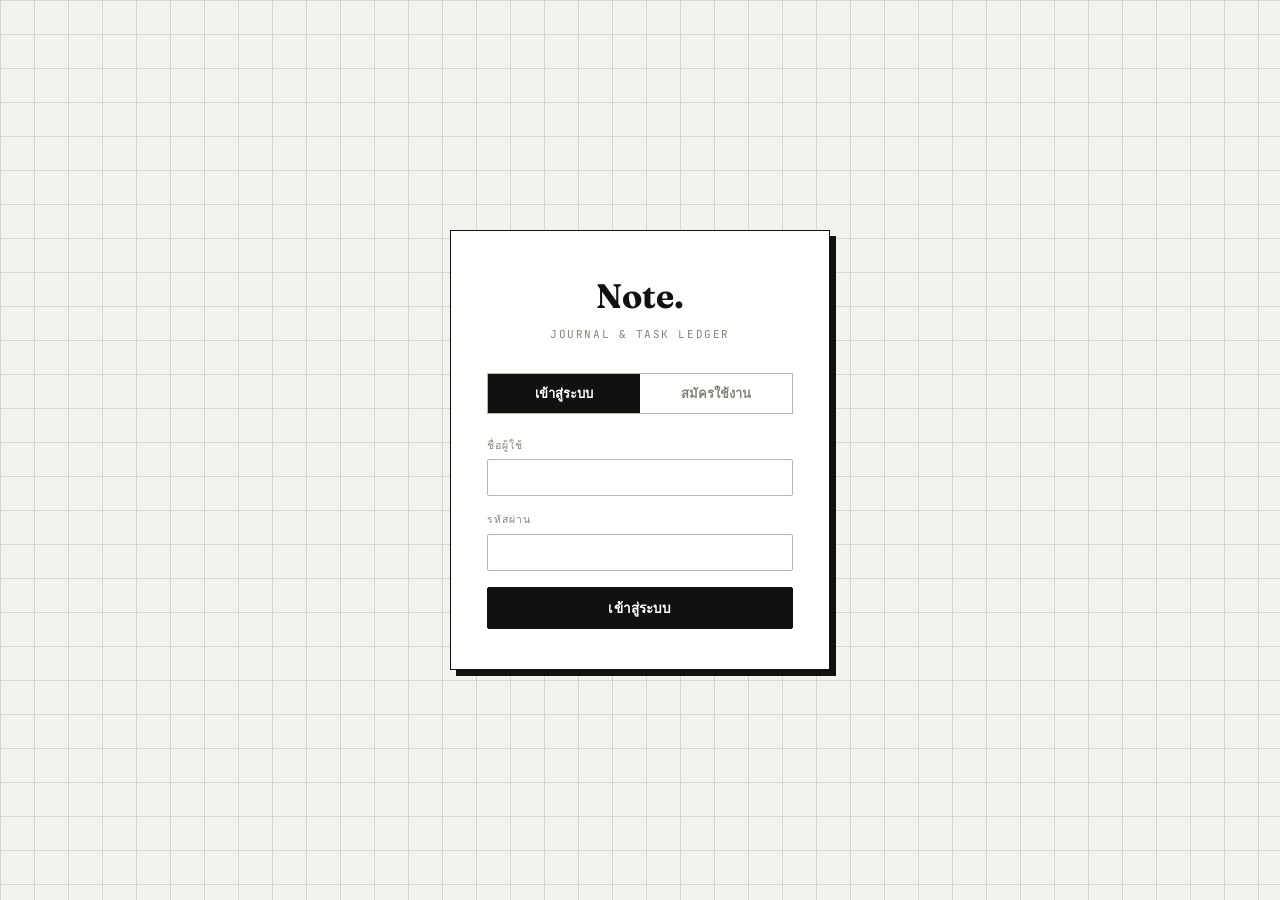
<file: index.html>
<!DOCTYPE html>
<html lang="th">
<head>
<meta charset="UTF-8">
<meta name="viewport" content="width=device-width, initial-scale=1.0">
<title>Note — เข้าสู่ระบบ</title>
<link rel="manifest" href="manifest.json">
<meta name="theme-color" content="#111110">
<link rel="icon" href="icons/favicon-32.png" sizes="32x32">
<link rel="icon" href="icons/favicon-16.png" sizes="16x16">
<link rel="apple-touch-icon" href="icons/apple-touch-icon.png">
<link rel="preconnect" href="https://fonts.googleapis.com">
<link rel="preconnect" href="https://fonts.gstatic.com" crossorigin>
<link rel="stylesheet" href="https://fonts.googleapis.com/css2?family=Fraunces:opsz,wght@9..144,400;9..144,600;9..144,700&family=Inter:wght@400;500;600;700&family=JetBrains+Mono:wght@400;500;700&display=swap">
<link rel="stylesheet" href="css/style.css">
</head>
<body>

<div class="auth-shell">
  <div class="auth-card">
    <div class="auth-brand">Note.</div>
    <div class="auth-tag">Journal &amp; Task Ledger</div>

    <div class="auth-toggle">
      <button id="tabLogin" class="active">เข้าสู่ระบบ</button>
      <button id="tabRegister">สมัครใช้งาน</button>
    </div>

    <div class="auth-error" id="authError"></div>

    <form id="authForm">
      <div class="field">
        <label>ชื่อผู้ใช้</label>
        <input type="text" id="username" autocomplete="username" required>
      </div>
      <div class="field">
        <label>รหัสผ่าน</label>
        <input type="password" id="password" autocomplete="current-password" required>
      </div>
      <div class="field" id="emailField" style="display:none;">
        <label>อีเมล (ไม่บังคับ — ใช้ส่งสรุปงานประจำวัน)</label>
        <input type="email" id="email" autocomplete="email">
      </div>
      <button type="submit" class="btn btn-block" id="submitBtn">เข้าสู่ระบบ</button>
    </form>

    <div class="auth-hint" id="authHint">
      ผู้ที่สมัครใช้งานเป็นคนแรกของระบบจะได้สิทธิ์ผู้ดูแล (Admin) โดยอัตโนมัติ
    </div>
  </div>
</div>

<script src="js/config.js"></script>
<script src="js/api.js"></script>
<script src="js/auth.js"></script>
<script src="js/pwa.js"></script>
<script>
  // Already logged in? go straight to dashboard.
  if (Auth.getUser()) window.location.href = 'dashboard.html';

  let mode = 'login';
  const tabLogin = document.getElementById('tabLogin');
  const tabRegister = document.getElementById('tabRegister');
  const submitBtn = document.getElementById('submitBtn');
  const authError = document.getElementById('authError');
  const authHint = document.getElementById('authHint');
  const form = document.getElementById('authForm');

  function setMode(m) {
    mode = m;
    tabLogin.classList.toggle('active', m === 'login');
    tabRegister.classList.toggle('active', m === 'register');
    submitBtn.textContent = m === 'login' ? 'เข้าสู่ระบบ' : 'สร้างบัญชีใหม่';
    authError.classList.remove('show');
    authHint.style.display = m === 'register' ? 'block' : 'none';
    document.getElementById('emailField').style.display = m === 'register' ? 'block' : 'none';
  }
  tabLogin.addEventListener('click', () => setMode('login'));
  tabRegister.addEventListener('click', () => setMode('register'));
  setMode('login');

  form.addEventListener('submit', async (e) => {
    e.preventDefault();
    authError.classList.remove('show');
    const username = document.getElementById('username').value.trim();
    const password = document.getElementById('password').value;
    const email = mode === 'register' ? document.getElementById('email').value.trim() : undefined;

    setLoadingState(true);
    try {
      const action = mode === 'login' ? 'login' : 'register';
      const data = await Api.call(action, { username, password, email });
      Auth.setUser(data.user);
      window.location.href = 'dashboard.html';
    } catch (err) {
      authError.textContent = err.message;
      authError.classList.add('show');
    } finally {
      setLoadingState(false);
    }
  });

  function setLoadingState(loading) {
    submitBtn.disabled = loading;
    submitBtn.textContent = loading ? 'กำลังดำเนินการ...' : (mode === 'login' ? 'เข้าสู่ระบบ' : 'สร้างบัญชีใหม่');
  }
</script>
</body>
</html>
</file>
<file: css/style.css>
/* =========================================================
   NOTE — monochrome "ledger & ink" design system
   Display: Fraunces (serif, characterful, used for headings/stamps)
   Body:    Inter
   Utility: JetBrains Mono (dates, counters, ids)
   Palette: true black & white only — no color accents.
            Meaning is carried by weight, shape, rotation and rule-work,
            never by hue.
   ========================================================= */

/* Fonts are loaded via <link rel="preconnect"> + <link rel="stylesheet">
   in each page's <head> instead of @import — @import blocks CSS parsing
   until it resolves, which visibly delays first paint. See the head of
   any .html file for the actual font <link> tags. */

:root {
  --ink: #111110;
  --ink-mid: #48473f;
  --ink-soft: #86847a;
  --line: #d9d7cd;
  --line-strong: #b9b7ab;
  --paper: #ffffff;
  --paper-soft: #f3f2ec;
  --paper-stamp: #ececE4;
  --radius: 2px;
  --shadow: 0 1px 0 rgba(17,17,16,0.06);
  --font-display: 'Fraunces', serif;
  --font-body: 'Inter', -apple-system, BlinkMacSystemFont, sans-serif;
  --font-mono: 'JetBrains Mono', monospace;

  /* Accent colors reserved specifically for calendar entry types
     (task/note/holiday/reminder) — everything else in the app stays
     strictly monochrome; this is the one deliberate exception so the
     four kinds are easy to tell apart at a glance. */
  --c-task: #111110;
  --c-note: #2f5fd1;
  --c-holiday: #c0392b;
  --c-reminder: #b8860b;
}

* { box-sizing: border-box; }

html, body {
  margin: 0;
  padding: 0;
  background: var(--paper-soft);
  color: var(--ink);
  font-family: var(--font-body);
  font-size: 15px;
  line-height: 1.5;
  -webkit-font-smoothing: antialiased;
}

::selection { background: var(--ink); color: var(--paper); }

a { color: inherit; }

h1, h2, h3, h4 {
  font-family: var(--font-display);
  font-weight: 600;
  margin: 0;
  letter-spacing: -0.01em;
}

.mono { font-family: var(--font-mono); }

button, input, textarea, select {
  font-family: var(--font-body);
  font-size: 14px;
  color: var(--ink);
}

/* ---------- Layout shell ---------- */

.app-shell {
  display: grid;
  grid-template-columns: 232px 1fr;
  min-height: 100vh;
}

.sidebar {
  background: var(--ink);
  color: var(--paper);
  padding: 28px 20px;
  display: flex;
  flex-direction: column;
  position: sticky;
  top: 0;
  height: 100vh;
}

.brand {
  font-family: var(--font-display);
  font-size: 26px;
  font-weight: 700;
  letter-spacing: -0.02em;
  display: flex;
  align-items: baseline;
  gap: 6px;
  margin-bottom: 4px;
}

.brand .dot { color: var(--paper); font-family: var(--font-body); font-weight: 400; }

.brand-sub {
  font-family: var(--font-mono);
  font-size: 10.5px;
  letter-spacing: 0.14em;
  text-transform: uppercase;
  color: rgba(255,255,255,0.45);
  margin-bottom: 36px;
}

.nav-list { list-style: none; margin: 0; padding: 0; flex: 1; }

.nav-list a {
  display: flex;
  align-items: center;
  gap: 10px;
  text-decoration: none;
  color: rgba(255,255,255,0.62);
  font-size: 14px;
  font-weight: 500;
  padding: 10px 10px;
  border-radius: var(--radius);
  margin-bottom: 2px;
  border-left: 2px solid transparent;
  transition: color .15s ease, border-color .15s ease;
}

.nav-list a:hover { color: var(--paper); }

.nav-list a.active {
  color: var(--paper);
  border-left-color: var(--paper);
  background: rgba(255,255,255,0.06);
}

.nav-icon { width: 16px; text-align: center; font-family: var(--font-mono); font-size: 13px; }

.sidebar-foot {
  border-top: 1px solid rgba(255,255,255,0.14);
  padding-top: 16px;
  font-size: 13px;
}

.user-chip { display: flex; align-items: center; gap: 10px; margin-bottom: 12px; }

.user-avatar {
  width: 30px; height: 30px;
  border: 1px solid rgba(255,255,255,0.4);
  border-radius: 50%;
  display: flex; align-items: center; justify-content: center;
  font-family: var(--font-display);
  font-weight: 600;
  font-size: 13px;
}

.user-name { font-weight: 600; line-height: 1.2; }
.user-role {
  font-family: var(--font-mono);
  font-size: 10px;
  text-transform: uppercase;
  letter-spacing: 0.1em;
  color: rgba(255,255,255,0.45);
}

.logout-btn {
  width: 100%;
  background: transparent;
  border: 1px solid rgba(255,255,255,0.3);
  color: rgba(255,255,255,0.8);
  padding: 8px 10px;
  border-radius: var(--radius);
  cursor: pointer;
  font-size: 12.5px;
  letter-spacing: 0.03em;
}
.logout-btn:hover { background: rgba(255,255,255,0.08); color: var(--paper); }

.side-util-btn {
  width: 100%;
  background: transparent;
  border: 1px solid rgba(255,255,255,0.18);
  color: rgba(255,255,255,0.55);
  padding: 7px 10px;
  border-radius: var(--radius);
  cursor: pointer;
  font-size: 11.5px;
  letter-spacing: 0.02em;
  margin-bottom: 8px;
  text-align: left;
  display: none;
}
.side-util-btn:hover { color: var(--paper); border-color: rgba(255,255,255,0.4); }
.side-util-btn.is-on { color: var(--paper); border-color: rgba(255,255,255,0.5); }
#notifyToggleBtn { display: block; }
#installAppBtn.show { display: block; }

/* ---------- Mobile top bar + off-canvas drawer ---------- */

.mobile-topbar {
  display: none;
  position: sticky;
  top: 0;
  z-index: 40;
  align-items: center;
  gap: 12px;
  padding: 0 16px;
  height: 52px;
  background: var(--ink);
  color: var(--paper);
}
.mobile-brand { font-family: var(--font-display); font-weight: 700; font-size: 18px; }
.mobile-brand .dot { font-family: var(--font-body); }
.hamburger-btn {
  background: transparent; border: 1px solid rgba(255,255,255,0.3); color: var(--paper);
  width: 34px; height: 34px; border-radius: var(--radius); font-size: 16px; cursor: pointer;
}

.sidebar-backdrop {
  display: none;
  position: fixed; inset: 0; background: rgba(17,17,16,0.55); z-index: 45;
}
.sidebar-backdrop.show { display: block; }

.main {
  padding: 32px 40px 60px;
  max-width: 1180px;
}

.page-head {
  display: flex;
  align-items: flex-end;
  justify-content: space-between;
  margin-bottom: 28px;
  border-bottom: 1px solid var(--line-strong);
  padding-bottom: 18px;
}

.page-eyebrow {
  font-family: var(--font-mono);
  font-size: 11px;
  letter-spacing: 0.16em;
  text-transform: uppercase;
  color: var(--ink-soft);
  margin-bottom: 6px;
}

.page-head h1 { font-size: 30px; }

.page-date {
  font-family: var(--font-mono);
  font-size: 12.5px;
  color: var(--ink-soft);
  text-align: right;
}

.head-actions { display: flex; align-items: center; gap: 10px; flex-wrap: wrap; }

.refresh-btn {
  display: inline-flex; align-items: center; gap: 6px;
  background: transparent; border: 1px solid var(--line-strong); color: var(--ink);
  padding: 8px 13px; font-size: 13px; font-weight: 600; border-radius: var(--radius); cursor: pointer;
}
.refresh-btn:hover { border-color: var(--ink); }
.refresh-btn .glyph { display: inline-block; transition: transform .5s ease; }
.refresh-btn.spinning .glyph { transform: rotate(360deg); }

/* ---------- Buttons ---------- */

.btn {
  display: inline-flex;
  align-items: center;
  gap: 6px;
  border: 1px solid var(--ink);
  background: var(--ink);
  color: var(--paper);
  padding: 9px 16px;
  font-size: 13.5px;
  font-weight: 600;
  border-radius: var(--radius);
  cursor: pointer;
  letter-spacing: 0.01em;
}
.btn:hover { background: #2a2a26; }
.btn:active { transform: translateY(1px); }

.btn-ghost {
  background: transparent;
  color: var(--ink);
  border: 1px solid var(--line-strong);
}
.btn-ghost:hover { border-color: var(--ink); }

.btn-danger { border-color: var(--ink); background: var(--paper); color: var(--ink); }
.btn-danger:hover { background: var(--ink); color: var(--paper); }

.btn-sm { padding: 6px 11px; font-size: 12.5px; }
.btn-block { width: 100%; justify-content: center; }

/* ---------- Cards / stat blocks ---------- */

.stat-row {
  display: grid;
  grid-template-columns: repeat(4, 1fr);
  gap: 1px;
  background: var(--line-strong);
  border: 1px solid var(--line-strong);
  margin-bottom: 32px;
}

.stat-card {
  background: var(--paper);
  padding: 20px 20px;
}

.stat-label {
  font-family: var(--font-mono);
  font-size: 10.5px;
  text-transform: uppercase;
  letter-spacing: 0.12em;
  color: var(--ink-soft);
  margin-bottom: 10px;
}

.stat-value {
  font-family: var(--font-display);
  font-size: 34px;
  font-weight: 600;
  line-height: 1;
}

.stat-foot { font-size: 12px; color: var(--ink-soft); margin-top: 8px; }

/* ---------- Dashboard grid ---------- */

.dash-grid {
  display: grid;
  grid-template-columns: 1.5fr 1fr;
  gap: 24px;
  align-items: start;
}

.panel {
  background: var(--paper);
  border: 1px solid var(--line-strong);
}

.panel-head {
  display: flex;
  align-items: center;
  justify-content: space-between;
  padding: 16px 20px;
  border-bottom: 1px solid var(--line);
}

.panel-title {
  font-family: var(--font-display);
  font-size: 17px;
  font-weight: 600;
}

.panel-body { padding: 20px; }

/* ---------- Calendar ---------- */

.cal-nav { display: flex; align-items: center; gap: 12px; }
.cal-nav button {
  background: transparent; border: 1px solid var(--line-strong);
  width: 28px; height: 28px; border-radius: var(--radius); cursor: pointer;
  font-family: var(--font-mono); font-size: 13px;
}
.cal-nav button:hover { border-color: var(--ink); }
.cal-month-label { font-family: var(--font-mono); font-size: 13px; letter-spacing: .04em; min-width: 118px; text-align: center; }

.cal-grid {
  display: grid;
  grid-template-columns: repeat(7, 1fr);
  border-top: 1px solid var(--line);
  border-left: 1px solid var(--line);
}

.cal-dow {
  font-family: var(--font-mono);
  font-size: 10px;
  text-transform: uppercase;
  letter-spacing: 0.1em;
  color: var(--ink-soft);
  text-align: center;
  padding: 8px 0;
  border-right: 1px solid var(--line);
  border-bottom: 1px solid var(--line);
  background: var(--paper-soft);
}

.cal-cell {
  min-height: 84px;
  border-right: 1px solid var(--line);
  border-bottom: 1px solid var(--line);
  padding: 6px 6px;
  cursor: pointer;
  position: relative;
  transition: background .12s ease;
}
.cal-cell:hover { background: var(--paper-soft); }
.cal-cell.other-month { color: var(--ink-soft); background: repeating-linear-gradient(135deg, transparent, transparent 6px, var(--paper-soft) 6px, var(--paper-soft) 7px); }
.cal-cell.today { background: var(--paper-stamp); }
.cal-cell.today .cal-daynum { font-weight: 700; text-decoration: underline; text-underline-offset: 3px; }
.cal-cell.selected { outline: 2px solid var(--ink); outline-offset: -2px; }
.cal-cell.has-holiday { background: rgba(192,57,43,0.07); }
.cal-cell.has-holiday.today { background: rgba(192,57,43,0.14); }
.cal-cell.has-holiday .cal-daynum { color: var(--c-holiday); font-weight: 700; }

.cal-daynum {
  font-family: var(--font-mono);
  font-size: 12px;
  color: var(--ink-mid);
}

.cal-marks { display: flex; flex-wrap: wrap; gap: 4px; margin-top: 6px; }

.mark {
  width: 10px; height: 10px;
  border: 1.5px solid var(--ink);
  flex-shrink: 0;
}
.mark.task { background: var(--c-task); border-color: var(--c-task); }
.mark.note { border-radius: 50%; background: var(--c-note); border-color: var(--c-note); }
.mark.holiday { background: var(--c-holiday); border-color: var(--c-holiday); transform: rotate(45deg); }
.mark.reminder { background: transparent; border-color: var(--c-reminder); border-style: dashed; border-width: 2px; }

.cal-legend { display: flex; gap: 16px; margin-top: 14px; flex-wrap: wrap; }
.cal-legend-item { display: flex; align-items: center; gap: 6px; font-size: 12px; color: var(--ink-mid); }

/* ---------- Day detail / agenda list ---------- */

.agenda-empty {
  padding: 30px 10px;
  text-align: center;
  color: var(--ink-soft);
  font-size: 13px;
  border: 1px dashed var(--line-strong);
}

.agenda-item {
  display: flex;
  gap: 12px;
  padding: 12px 0;
  border-bottom: 1px solid var(--line);
}
.agenda-item:last-child { border-bottom: none; }

.agenda-kind {
  font-family: var(--font-mono);
  font-size: 9.5px;
  text-transform: uppercase;
  letter-spacing: 0.08em;
  border: 1.5px solid var(--ink);
  padding: 2px 6px;
  height: fit-content;
  white-space: nowrap;
  font-weight: 600;
}
.agenda-kind.kind-task { border-color: var(--c-task); color: var(--c-task); }
.agenda-kind.kind-note { border-color: var(--c-note); color: var(--c-note); background: rgba(47,95,209,0.08); }
.agenda-kind.kind-holiday { border-color: var(--c-holiday); color: var(--c-holiday); background: rgba(192,57,43,0.08); }
.agenda-kind.kind-reminder { border-color: var(--c-reminder); color: var(--c-reminder); background: rgba(184,134,11,0.08); }
.agenda-kind.kind-personal { border-color: var(--ink-mid); color: var(--ink-mid); }

.agenda-title { font-weight: 600; font-size: 13.5px; }
.agenda-sub { font-size: 12px; color: var(--ink-soft); margin-top: 2px; }

/* ---------- Table (monthly ledger) ---------- */

table.ledger {
  width: 100%;
  border-collapse: collapse;
  font-size: 13.5px;
}
table.ledger th {
  text-align: left;
  font-family: var(--font-mono);
  font-size: 10.5px;
  text-transform: uppercase;
  letter-spacing: 0.1em;
  color: var(--ink-soft);
  border-bottom: 1px solid var(--line-strong);
  padding: 10px 10px;
}
table.ledger td {
  padding: 11px 10px;
  border-bottom: 1px solid var(--line);
  vertical-align: top;
}
table.ledger tr:hover td { background: var(--paper-soft); }
.ledger-date { font-family: var(--font-mono); font-size: 12px; white-space: nowrap; color: var(--ink-mid); }

.tag {
  display: inline-block;
  font-family: var(--font-mono);
  font-size: 10px;
  text-transform: uppercase;
  letter-spacing: 0.06em;
  border: 1px solid var(--ink);
  padding: 2px 7px;
}
.tag.outline { border-color: var(--line-strong); color: var(--ink-mid); }
.tag.kind-task { border-color: var(--c-task); color: var(--c-task); }
.tag.kind-note { border-color: var(--c-note); color: var(--c-note); background: rgba(47,95,209,0.08); }
.tag.kind-holiday { border-color: var(--c-holiday); color: var(--c-holiday); background: rgba(192,57,43,0.08); }
.tag.kind-reminder { border-color: var(--c-reminder); color: var(--c-reminder); background: rgba(184,134,11,0.08); }
.tag.kind-personal { border-color: var(--ink-mid); color: var(--ink-mid); }

/* ---------- Stamp (done marker) ---------- */

.stamp-done {
  display: inline-block;
  border: 2px solid var(--ink);
  color: var(--ink);
  font-family: var(--font-display);
  font-weight: 700;
  font-size: 11px;
  letter-spacing: 0.08em;
  text-transform: uppercase;
  padding: 2px 8px;
  transform: rotate(-6deg);
}

/* ---------- Notes ---------- */

.notes-layout { display: grid; grid-template-columns: 300px 1fr; gap: 24px; }
.notes-list { display: flex; flex-direction: column; gap: 1px; background: var(--line-strong); border: 1px solid var(--line-strong); max-height: 74vh; overflow-y: auto; }
.note-item { background: var(--paper); padding: 14px 16px; cursor: pointer; }
.note-item:hover { background: var(--paper-soft); }
.note-item.active { background: var(--ink); color: var(--paper); }
.note-item.active .note-item-sub { color: rgba(255,255,255,0.55); }
.note-item-title { font-weight: 600; font-size: 13.5px; margin-bottom: 3px; }
.note-item-sub { font-size: 11.5px; color: var(--ink-soft); font-family: var(--font-mono); }

.note-editor { background: var(--paper); border: 1px solid var(--line-strong); padding: 24px; min-height: 74vh; display: flex; flex-direction: column; }
.note-editor input[type=text] { border: none; border-bottom: 1px solid var(--line-strong); font-family: var(--font-display); font-size: 24px; font-weight: 600; padding: 4px 0 12px; margin-bottom: 16px; background: transparent; }
.note-editor input[type=text]:focus { outline: none; border-color: var(--ink); }
.note-editor textarea { flex: 1; border: none; resize: none; font-size: 14.5px; line-height: 1.7; background: transparent; min-height: 400px; }
.note-editor textarea:focus { outline: none; }

/* ---------- Kanban (tasks) ---------- */

.kanban { display: grid; grid-template-columns: repeat(3, 1fr); gap: 20px; }
.kanban-col { background: var(--paper); border: 1px solid var(--line-strong); }
.kanban-head {
  padding: 14px 16px;
  border-bottom: 1px solid var(--line-strong);
  display: flex; justify-content: space-between; align-items: center;
  font-family: var(--font-mono);
  font-size: 11px; text-transform: uppercase; letter-spacing: 0.1em; color: var(--ink-mid);
}
.kanban-count { border: 1px solid var(--ink); padding: 1px 7px; font-size: 10.5px; }
.kanban-body { padding: 12px; display: flex; flex-direction: column; gap: 10px; min-height: 300px; }

.task-card {
  border: 1px solid var(--line-strong);
  background: var(--paper);
  padding: 12px 13px;
  cursor: grab;
  position: relative;
}
.task-card:hover { border-color: var(--ink); }
.task-card.done { opacity: 0.55; }
.task-title { font-weight: 600; font-size: 13.5px; margin-bottom: 6px; }
.task-meta { display: flex; align-items: center; justify-content: space-between; margin-top: 8px; }
.task-due { font-family: var(--font-mono); font-size: 11px; color: var(--ink-soft); }
.task-due.overdue { color: var(--ink); font-weight: 700; text-decoration: underline wavy; }
.priority-dot { width: 7px; height: 7px; border: 1px solid var(--ink); display: inline-block; }
.priority-dot.high { background: var(--ink); }
.priority-dot.normal { background: transparent; }
.priority-dot.low { background: transparent; border-style: dotted; }

/* ---------- Forms / modal ---------- */

.field { margin-bottom: 16px; }
.field label {
  display: block; font-family: var(--font-mono); font-size: 10.5px;
  text-transform: uppercase; letter-spacing: 0.1em; color: var(--ink-soft); margin-bottom: 6px;
}
.field input, .field textarea, .field select {
  width: 100%; border: 1px solid var(--line-strong); padding: 9px 11px; border-radius: var(--radius);
  background: var(--paper);
}
.field input:focus, .field textarea:focus, .field select:focus { outline: none; border-color: var(--ink); }
.field-row { display: grid; grid-template-columns: 1fr 1fr; gap: 14px; }

.modal-backdrop {
  position: fixed; inset: 0; background: rgba(17,17,16,0.5);
  display: flex; align-items: center; justify-content: center; z-index: 60; padding: 20px;
}
.modal {
  background: var(--paper); width: 100%; max-width: 480px;
  border: 1px solid var(--ink); max-height: 90vh; overflow-y: auto;
}
.modal-head { display: flex; justify-content: space-between; align-items: center; padding: 18px 22px; border-bottom: 1px solid var(--line-strong); }
.modal-head h3 { font-size: 18px; }
.modal-close { background: none; border: none; font-size: 20px; cursor: pointer; line-height: 1; color: var(--ink-soft); }
.modal-close:hover { color: var(--ink); }
.modal-body { padding: 22px; }
.modal-foot { display: flex; justify-content: space-between; gap: 10px; padding: 16px 22px; border-top: 1px solid var(--line-strong); }

/* ---------- Login page ---------- */

.auth-shell {
  min-height: 100vh; display: flex; align-items: center; justify-content: center;
  background: var(--paper-soft);
  background-image:
    linear-gradient(var(--line) 1px, transparent 1px),
    linear-gradient(90deg, var(--line) 1px, transparent 1px);
  background-size: 34px 34px;
}

.auth-card {
  background: var(--paper); border: 1px solid var(--ink);
  width: 100%; max-width: 380px; padding: 40px 36px;
  box-shadow: 6px 6px 0 var(--ink);
}
.auth-brand { font-family: var(--font-display); font-size: 34px; font-weight: 700; text-align: center; margin-bottom: 4px; }
.auth-tag { text-align: center; font-family: var(--font-mono); font-size: 11px; letter-spacing: 0.14em; text-transform: uppercase; color: var(--ink-soft); margin-bottom: 30px; }
.auth-toggle { display: flex; border: 1px solid var(--line-strong); margin-bottom: 24px; }
.auth-toggle button {
  flex: 1; padding: 9px; background: transparent; border: none; cursor: pointer;
  font-size: 13px; font-weight: 600; color: var(--ink-soft);
}
.auth-toggle button.active { background: var(--ink); color: var(--paper); }
.auth-error { border: 1px solid var(--ink); background: var(--paper-stamp); padding: 10px 12px; font-size: 12.5px; margin-bottom: 16px; display: none; }
.auth-error.show { display: block; }
.auth-hint { font-size: 11.5px; color: var(--ink-soft); text-align: center; margin-top: 18px; line-height: 1.6; }

/* ---------- Utilities ---------- */

.empty-state {
  padding: 60px 30px; text-align: center; color: var(--ink-soft);
  border: 1px dashed var(--line-strong);
}
.empty-state .glyph { font-family: var(--font-display); font-size: 32px; margin-bottom: 10px; }

.toast {
  position: fixed; bottom: 24px; right: 24px; background: var(--ink); color: var(--paper);
  padding: 12px 18px; font-size: 13px; border: 1px solid var(--ink); z-index: 100;
  box-shadow: 4px 4px 0 rgba(17,17,16,0.2);
  opacity: 0; transform: translateY(8px); transition: all .2s ease; pointer-events: none;
}
.toast.show { opacity: 1; transform: translateY(0); }

.flex-between { display: flex; align-items: center; justify-content: space-between; }
.text-soft { color: var(--ink-soft); }
.mt-8 { margin-top: 8px; }
.mt-16 { margin-top: 16px; }
.mb-16 { margin-bottom: 16px; }

/* ============ Responsive ============ */

/* Tablet: stack the two-column panels, keep the sidebar as a fixed column still */
@media (max-width: 1080px) {
  .dash-grid { grid-template-columns: 1fr; }
  .notes-layout { grid-template-columns: 260px 1fr; }
}

/* Small tablet / large phone: sidebar becomes an off-canvas drawer, mobile top bar appears */
@media (max-width: 860px) {
  .mobile-topbar { display: flex; }

  .app-shell { grid-template-columns: 1fr; }

  .sidebar {
    position: fixed;
    top: 0; left: 0; bottom: 0;
    width: 250px;
    height: 100vh;
    transform: translateX(-100%);
    transition: transform .22s ease;
    z-index: 50;
  }
  .sidebar.open { transform: translateX(0); }

  .main { padding: 20px 18px 50px; max-width: 100%; }

  .page-head { flex-direction: column; align-items: flex-start; gap: 6px; }
  .page-date { text-align: left; }

  .stat-row { grid-template-columns: repeat(2, 1fr); }

  .notes-layout { grid-template-columns: 1fr; }
  .notes-list { max-height: 220px; }

  .kanban { grid-template-columns: 1fr; }

  table.ledger { display: block; }
  .ledger-scroll { overflow-x: auto; }

  .cal-cell { min-height: 64px; }
}

/* Phone */
@media (max-width: 560px) {
  .main { padding: 16px 14px 50px; }
  .page-head h1 { font-size: 24px; }
  .stat-row { grid-template-columns: 1fr 1fr; }
  .stat-value { font-size: 26px; }
  .panel-body { padding: 14px; }
  .panel-head { padding: 12px 14px; flex-wrap: wrap; gap: 10px; align-items: flex-start; }
  .panel-head .head-actions { width: 100%; }

  .cal-grid { font-size: 11px; }
  .cal-cell { min-height: 52px; padding: 4px; }
  .cal-daynum { font-size: 10.5px; }
  .cal-dow { font-size: 9px; padding: 6px 0; }
  .mark { width: 6px; height: 6px; }
  .cal-legend { gap: 10px; }
  .cal-legend-item { font-size: 10.5px; }
  .cal-month-label { min-width: 96px; font-size: 12px; }

  .field-row { grid-template-columns: 1fr; gap: 0; }
  .modal { max-width: 100%; }
  .modal-backdrop { padding: 0; align-items: flex-end; }
  .modal { width: 100%; max-height: 92vh; }
  .modal-foot { flex-direction: column-reverse; }
  .modal-foot > * { width: 100%; }
  .modal-foot div { display: flex; flex-direction: column; gap: 8px; width: 100%; }

  .note-editor { padding: 16px; min-height: 60vh; }
  .note-editor input[type=text] { font-size: 19px; }
  .note-editor textarea { min-height: 260px; }

  .auth-card { padding: 30px 22px; box-shadow: 4px 4px 0 var(--ink); }

  .toast { left: 14px; right: 14px; bottom: 14px; text-align: center; }
}

/* Respect users who've asked the OS/browser to reduce motion */
@media (prefers-reduced-motion: reduce) {
  .sidebar, .cal-cell, .toast, .logout-btn, .side-util-btn { transition: none !important; }
}
</file>
